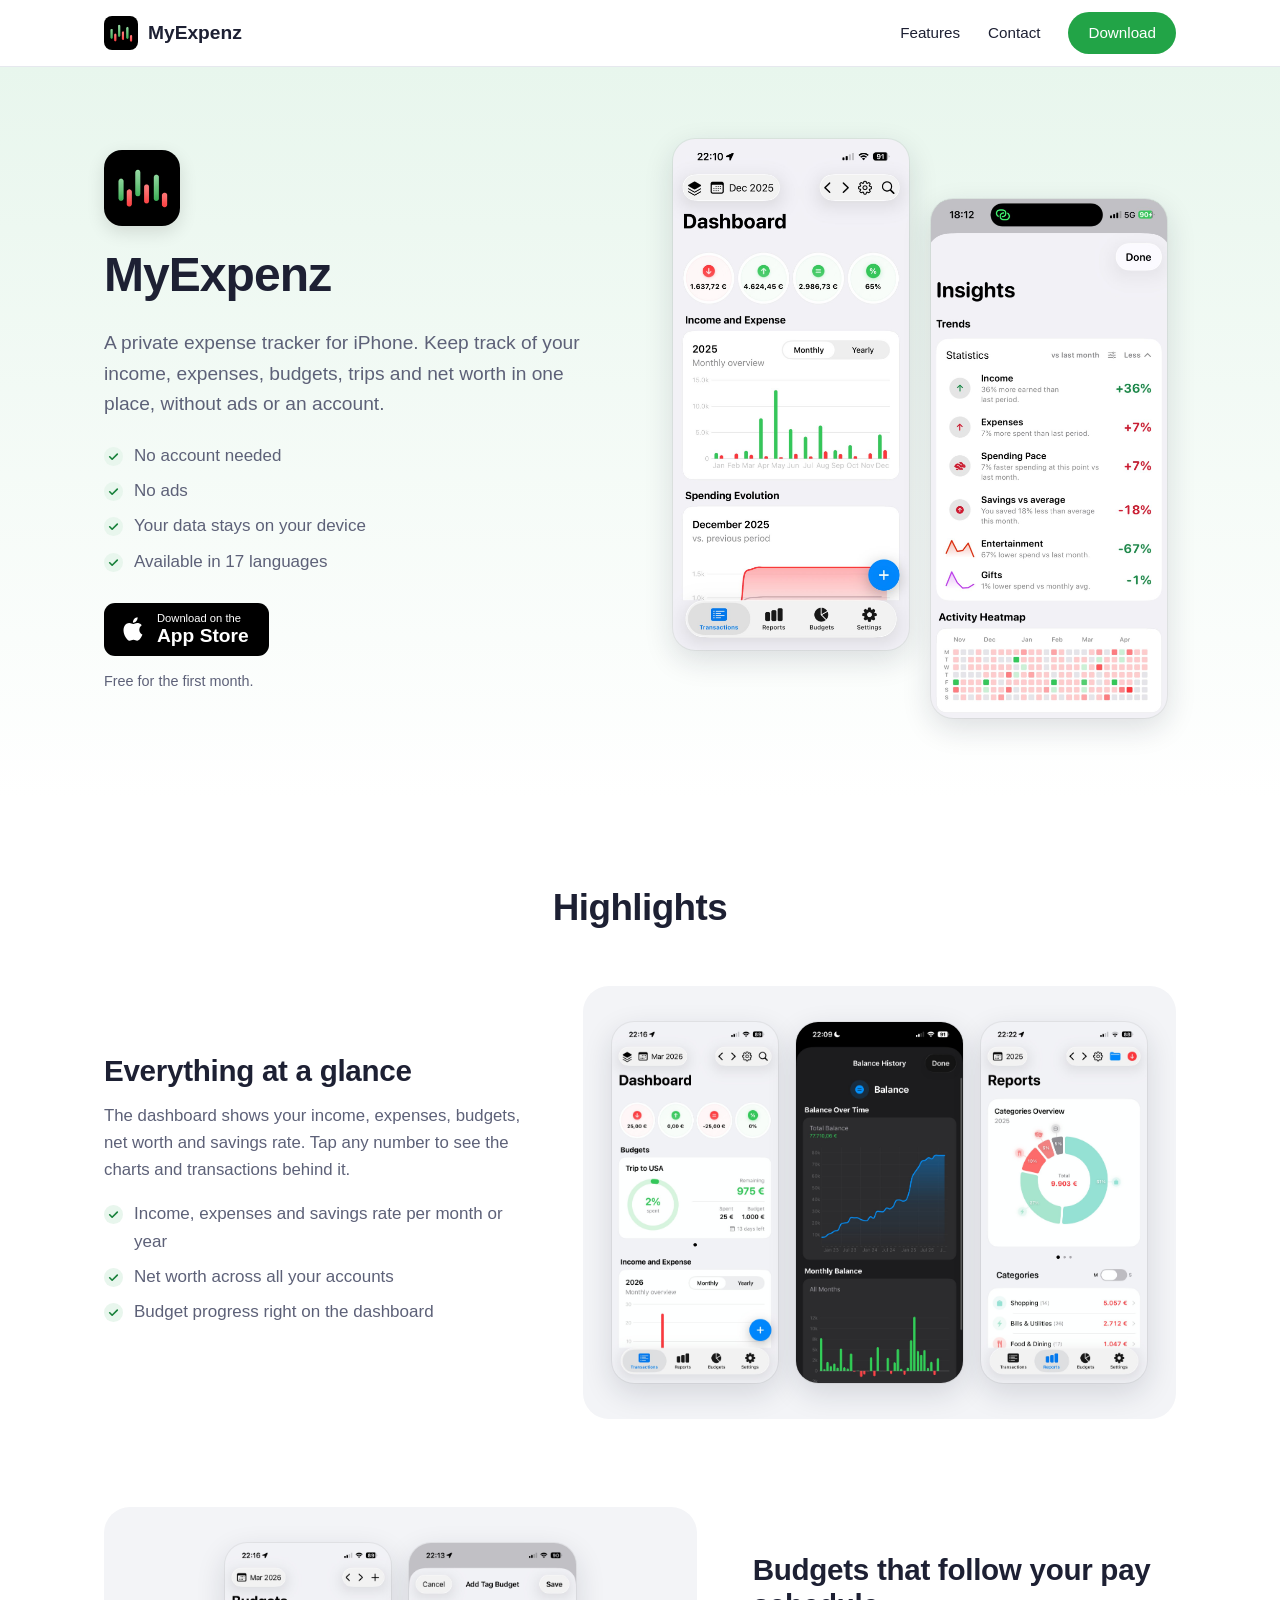
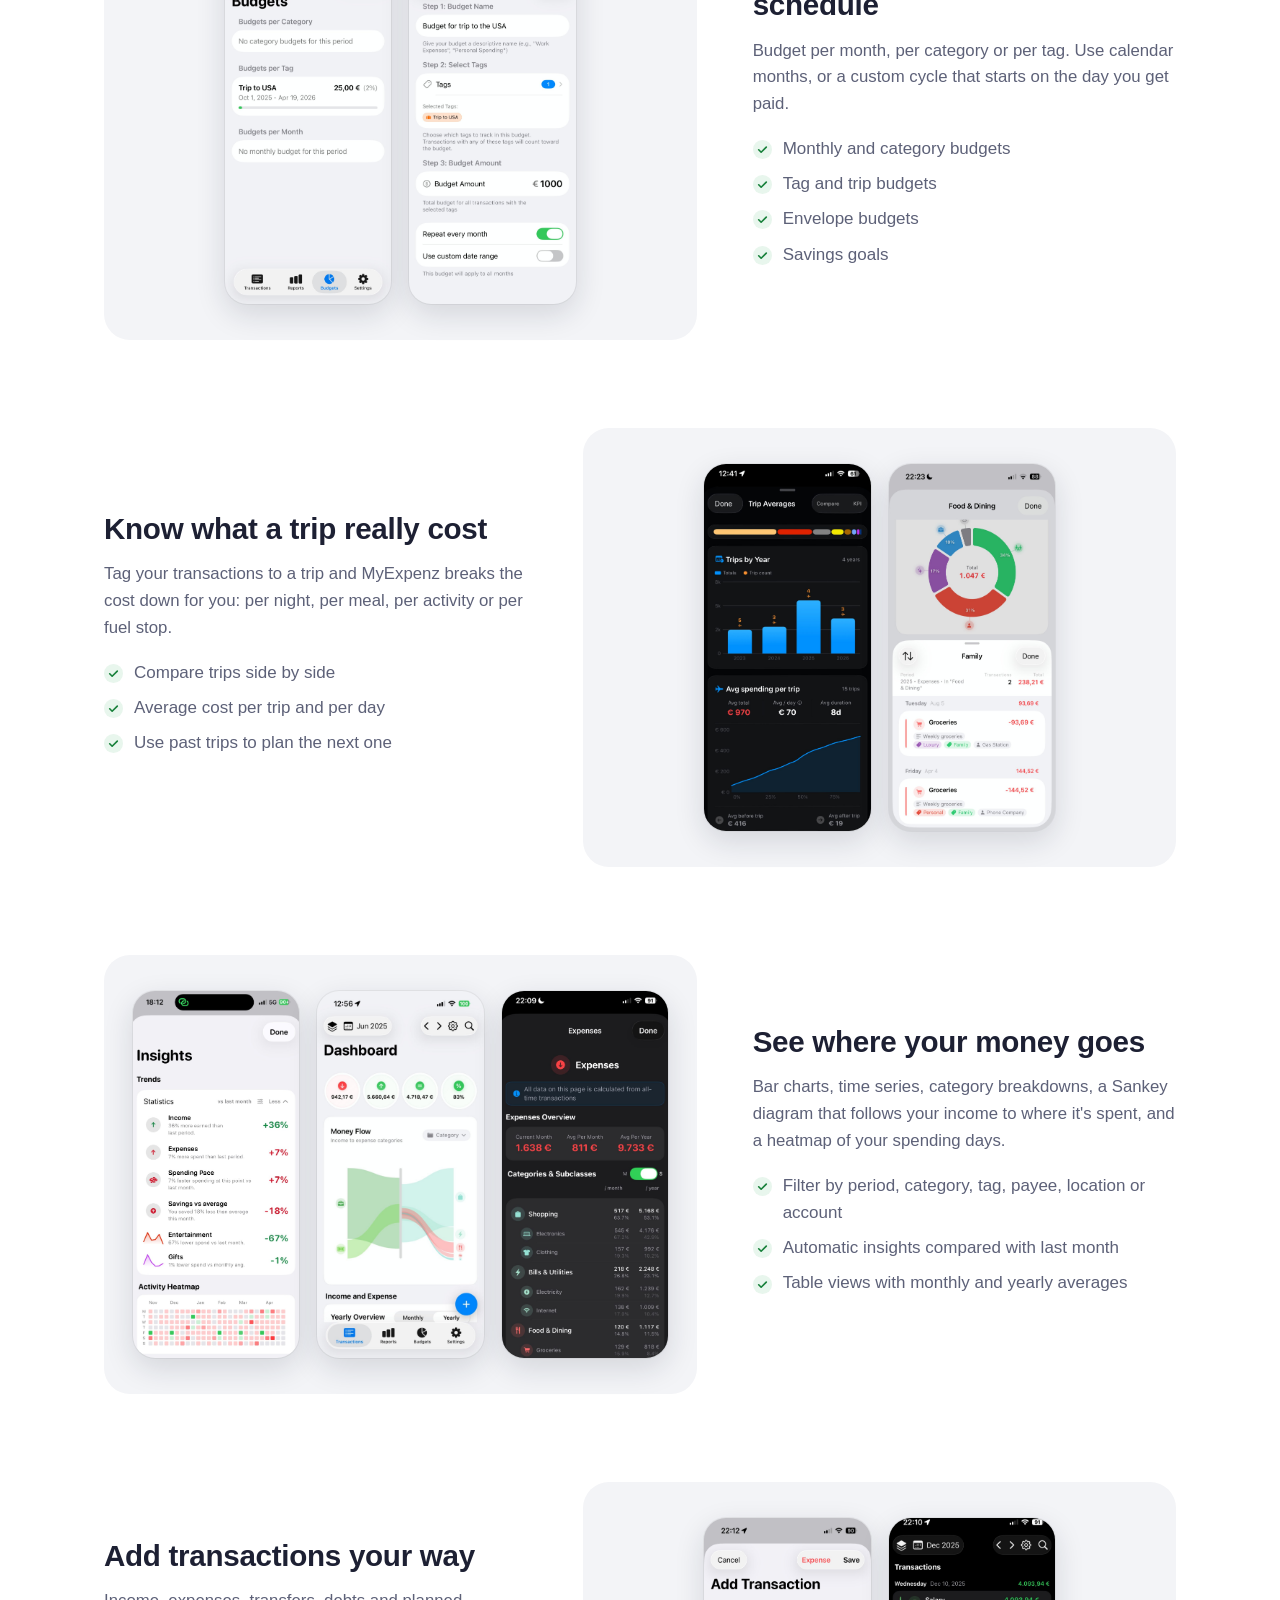
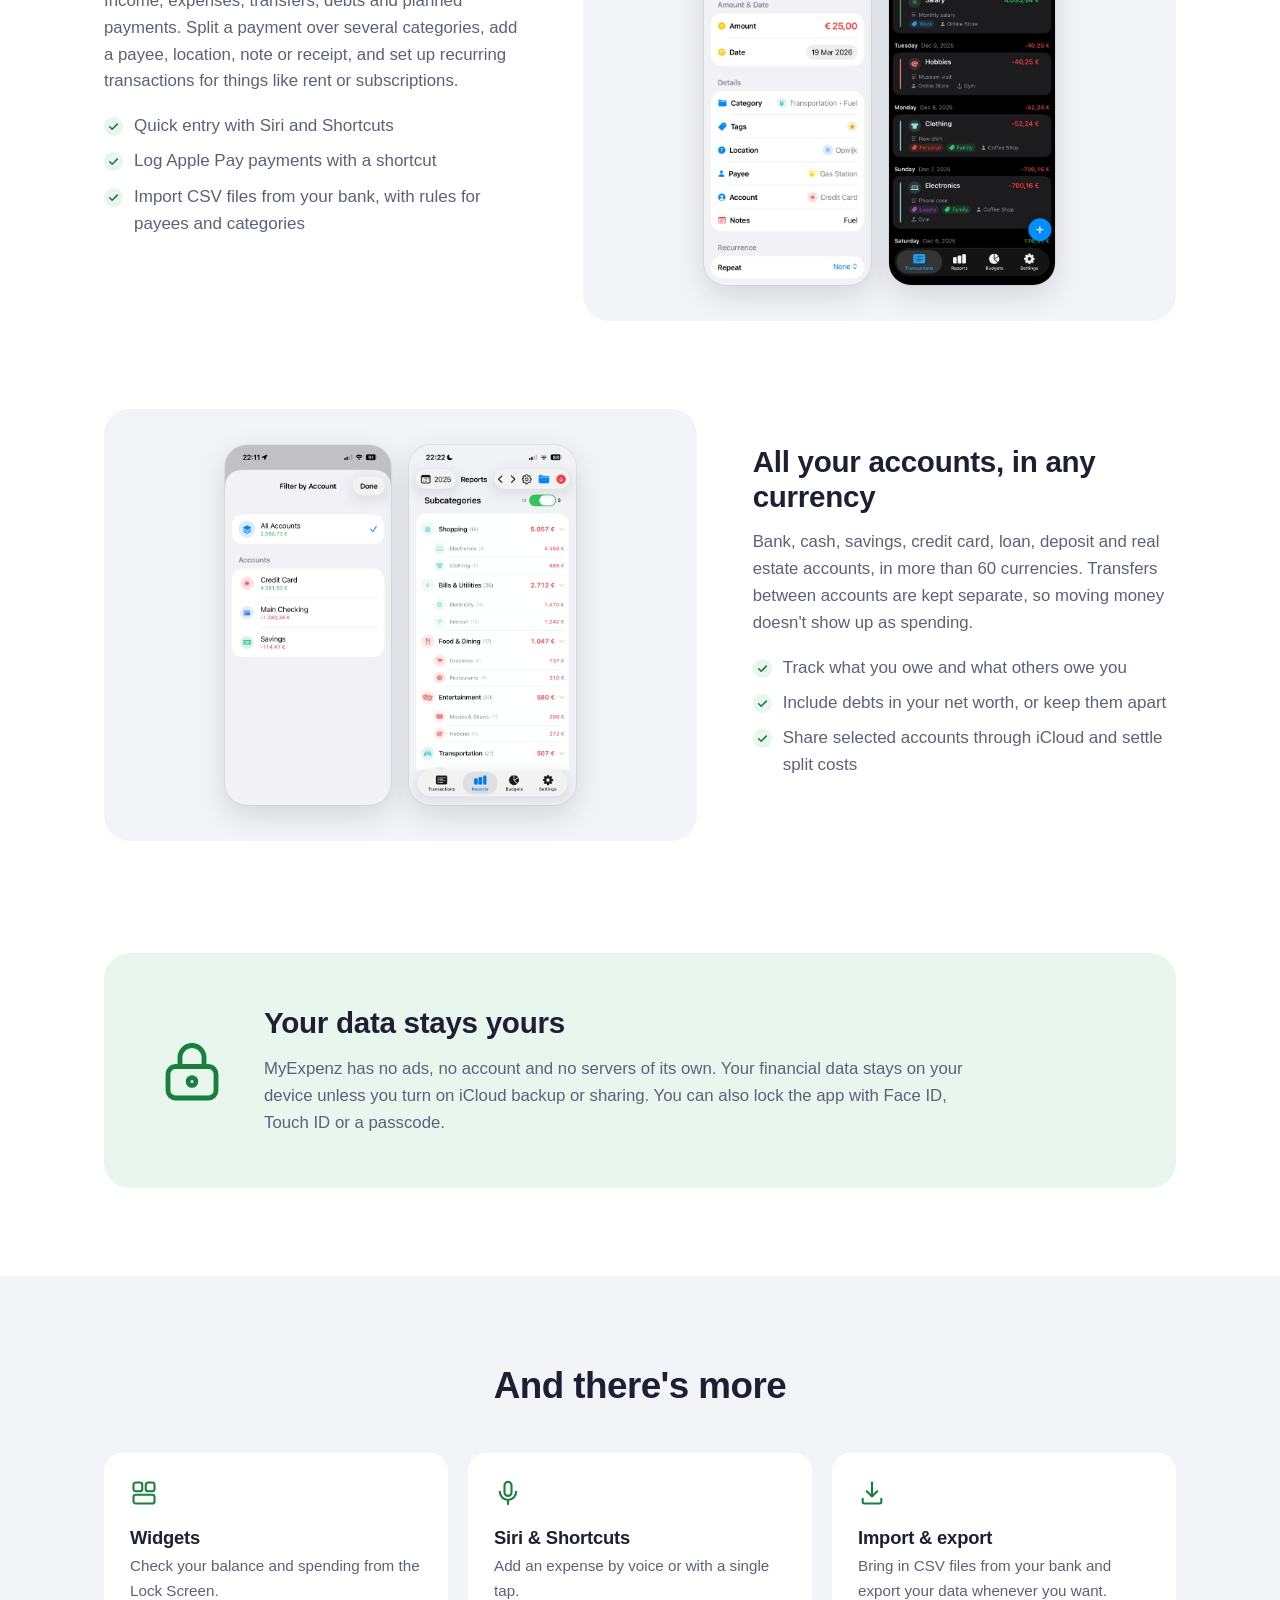
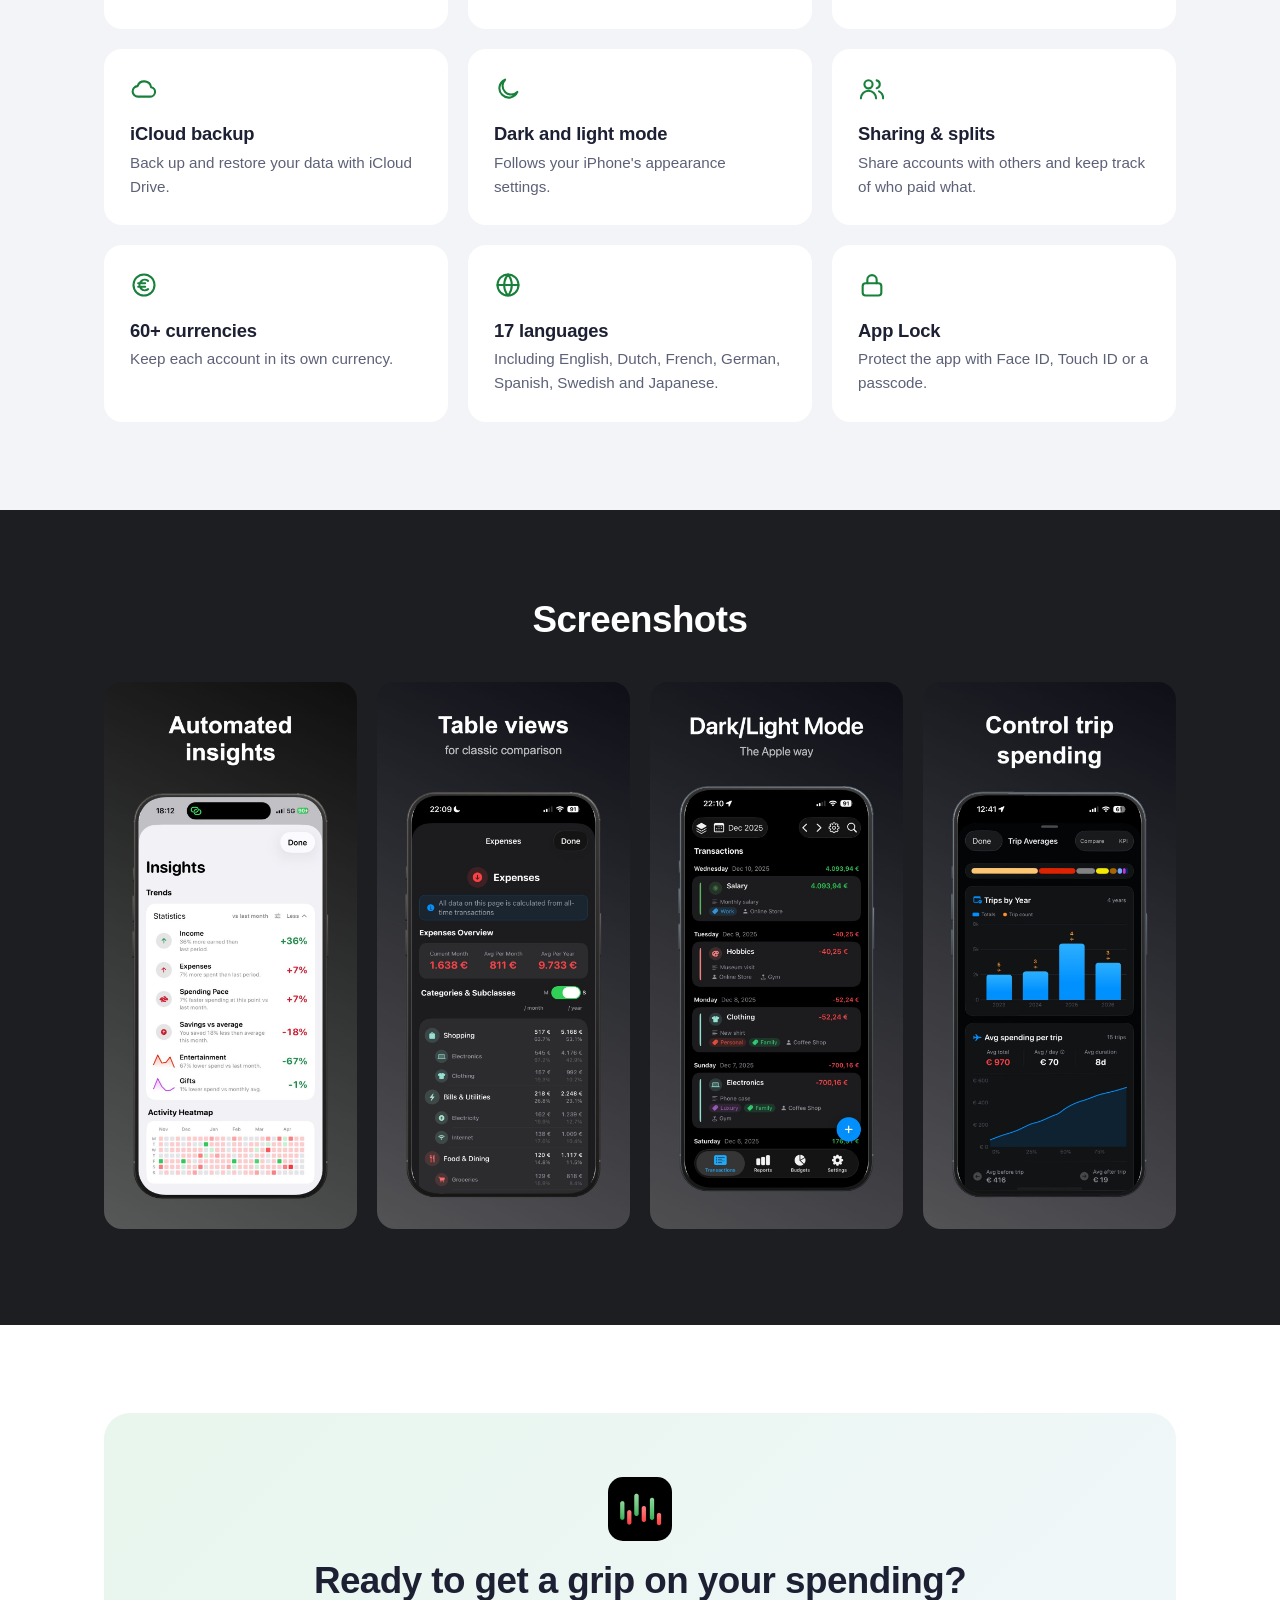
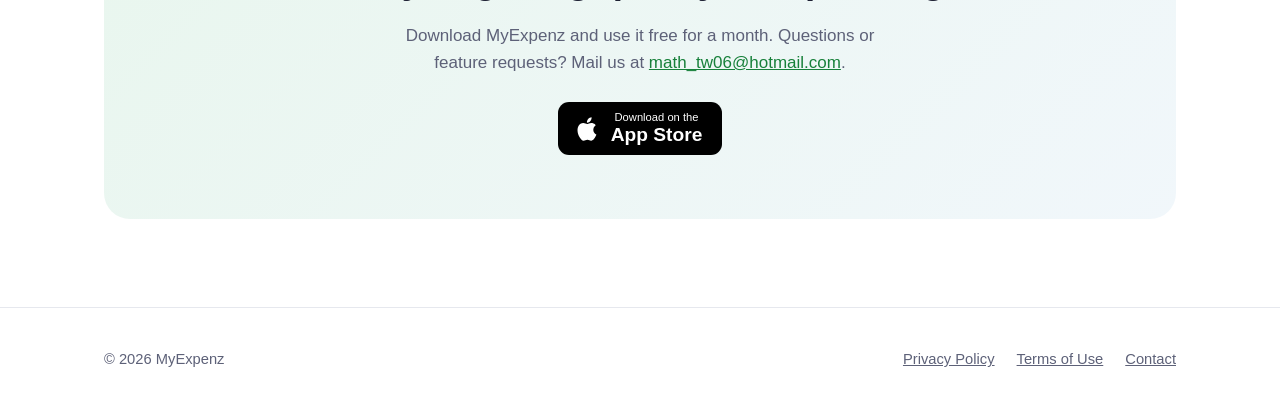
<file: index.html>
<!DOCTYPE html>
<html lang="en">
<head>
<meta charset="UTF-8">
<meta name="viewport" content="width=device-width, initial-scale=1">
<title>MyExpenz – Private expense tracker for iPhone</title>
<meta name="description" content="MyExpenz is a private expense tracker for iPhone. Track income, expenses, budgets, trips, debts and net worth without ads or an account.">
<link rel="icon" href="assets/img/icon.png">
<link rel="apple-touch-icon" href="assets/img/icon.png">
<link rel="stylesheet" href="assets/style.css">
</head>
<body>

<header class="site-header">
  <div class="container">
    <a class="brand" href="./"><img src="assets/img/icon.png" alt=""> MyExpenz</a>
    <nav class="site-nav">
      <a href="#features">Features</a>
      <a href="#contact">Contact</a>
      <a class="btn" href="https://apps.apple.com/be/app/myexpenz/id6760118830" target="_blank" rel="noopener">Download</a>
    </nav>
  </div>
</header>

<main>

<section class="hero">
  <div class="container">
    <div>
      <img class="hero-icon" src="assets/img/icon.png" alt="MyExpenz app icon">
      <h1>MyExpenz</h1>
      <p class="lead">A private expense tracker for iPhone. Keep track of your income, expenses, budgets, trips and net worth in one place, without ads or an account.</p>
      <ul class="checks">
        <li>No account needed</li>
        <li>No ads</li>
        <li>Your data stays on your device</li>
        <li>Available in 17 languages</li>
      </ul>
      <a class="appstore" href="https://apps.apple.com/be/app/myexpenz/id6760118830" target="_blank" rel="noopener">
        <svg viewBox="0 0 24 24" fill="currentColor" aria-hidden="true"><path d="M18.71 19.5c-.83 1.24-1.71 2.45-3.05 2.47-1.34.03-1.77-.79-3.29-.79-1.53 0-2 .77-3.27.82-1.31.05-2.3-1.32-3.14-2.53C4.25 17 2.94 12.45 4.7 9.39c.87-1.52 2.43-2.48 4.12-2.51 1.28-.02 2.5.87 3.29.87.78 0 2.26-1.07 3.8-.91.65.03 2.47.26 3.64 1.98-.09.06-2.17 1.28-2.15 3.81.03 3.02 2.65 4.03 2.68 4.04-.03.07-.42 1.44-1.38 2.83M13 3.5c.73-.83 1.94-1.46 2.94-1.5.13 1.17-.34 2.35-1.04 3.19-.69.85-1.83 1.51-2.95 1.42-.15-1.15.41-2.35 1.05-3.11z"/></svg>
        <span><small>Download on the</small><strong>App Store</strong></span>
      </a>
      <p class="note">Free for the first month.</p>
    </div>
    <div class="hero-phones">
      <img class="phone" src="assets/img/dashboard.jpg" alt="MyExpenz dashboard">
      <img class="phone" src="assets/img/insights.jpg" alt="Insights compared with last month">
    </div>
  </div>
</section>

<section class="highlights" id="features">
  <div class="container">
    <h2 class="center">Highlights</h2>

    <div class="row">
      <div class="text">
        <h3>Everything at a glance</h3>
        <p>The dashboard shows your income, expenses, budgets, net worth and savings rate. Tap any number to see the charts and transactions behind it.</p>
        <ul class="checks">
          <li>Income, expenses and savings rate per month or year</li>
          <li>Net worth across all your accounts</li>
          <li>Budget progress right on the dashboard</li>
        </ul>
      </div>
      <div class="panel">
        <img class="phone" src="assets/img/dashboard-budget.jpg" alt="Dashboard with a trip budget" loading="lazy">
        <img class="phone" src="assets/img/balance-history.jpg" alt="Balance history" loading="lazy">
        <img class="phone" src="assets/img/reports-categories.jpg" alt="Spending per category" loading="lazy">
      </div>
    </div>

    <div class="row flip">
      <div class="text">
        <h3>Budgets that follow your pay schedule</h3>
        <p>Budget per month, per category or per tag. Use calendar months, or a custom cycle that starts on the day you get paid.</p>
        <ul class="checks">
          <li>Monthly and category budgets</li>
          <li>Tag and trip budgets</li>
          <li>Envelope budgets</li>
          <li>Savings goals</li>
        </ul>
      </div>
      <div class="panel">
        <img class="phone" src="assets/img/budgets.jpg" alt="Budgets overview" loading="lazy">
        <img class="phone" src="assets/img/tag-budget.jpg" alt="Creating a tag budget" loading="lazy">
      </div>
    </div>

    <div class="row">
      <div class="text">
        <h3>Know what a trip really cost</h3>
        <p>Tag your transactions to a trip and MyExpenz breaks the cost down for you: per night, per meal, per activity or per fuel stop.</p>
        <ul class="checks">
          <li>Compare trips side by side</li>
          <li>Average cost per trip and per day</li>
          <li>Use past trips to plan the next one</li>
        </ul>
      </div>
      <div class="panel">
        <img class="phone" src="assets/img/trips.jpg" alt="Trip averages by year" loading="lazy">
        <img class="phone" src="assets/img/tags.jpg" alt="Spending details for a tag" loading="lazy">
      </div>
    </div>

    <div class="row flip">
      <div class="text">
        <h3>See where your money goes</h3>
        <p>Bar charts, time series, category breakdowns, a Sankey diagram that follows your income to where it's spent, and a heatmap of your spending days.</p>
        <ul class="checks">
          <li>Filter by period, category, tag, payee, location or account</li>
          <li>Automatic insights compared with last month</li>
          <li>Table views with monthly and yearly averages</li>
        </ul>
      </div>
      <div class="panel">
        <img class="phone" src="assets/img/insights.jpg" alt="Insights and spending heatmap" loading="lazy">
        <img class="phone" src="assets/img/money-flow.jpg" alt="Money flow chart" loading="lazy">
        <img class="phone" src="assets/img/table-views.jpg" alt="Expenses table view" loading="lazy">
      </div>
    </div>

    <div class="row">
      <div class="text">
        <h3>Add transactions your way</h3>
        <p>Income, expenses, transfers, debts and planned payments. Split a payment over several categories, add a payee, location, note or receipt, and set up recurring transactions for things like rent or subscriptions.</p>
        <ul class="checks">
          <li>Quick entry with Siri and Shortcuts</li>
          <li>Log Apple Pay payments with a shortcut</li>
          <li>Import CSV files from your bank, with rules for payees and categories</li>
        </ul>
      </div>
      <div class="panel">
        <img class="phone" src="assets/img/add-transaction.jpg" alt="Adding a transaction" loading="lazy">
        <img class="phone" src="assets/img/light-dark.jpg" alt="Transaction list in dark mode" loading="lazy">
      </div>
    </div>

    <div class="row flip">
      <div class="text">
        <h3>All your accounts, in any currency</h3>
        <p>Bank, cash, savings, credit card, loan, deposit and real estate accounts, in more than 60 currencies. Transfers between accounts are kept separate, so moving money doesn't show up as spending.</p>
        <ul class="checks">
          <li>Track what you owe and what others owe you</li>
          <li>Include debts in your net worth, or keep them apart</li>
          <li>Share selected accounts through iCloud and settle split costs</li>
        </ul>
      </div>
      <div class="panel">
        <img class="phone" src="assets/img/accounts.jpg" alt="Accounts" loading="lazy">
        <img class="phone" src="assets/img/subcategories.jpg" alt="Spending per subcategory" loading="lazy">
      </div>
    </div>

  </div>
</section>

<section class="privacy">
  <div class="container">
    <div class="privacy-box">
      <svg viewBox="0 0 24 24" fill="none" stroke="currentColor" stroke-width="1.6" stroke-linecap="round" stroke-linejoin="round" aria-hidden="true"><rect x="4" y="10.5" width="16" height="10.5" rx="2.5"/><path d="M8 10.5V7.5a4 4 0 0 1 8 0v3"/><circle cx="12" cy="15.5" r="1.3"/></svg>
      <div>
        <h3>Your data stays yours</h3>
        <p>MyExpenz has no ads, no account and no servers of its own. Your financial data stays on your device unless you turn on iCloud backup or sharing. You can also lock the app with Face ID, Touch ID or a passcode.</p>
      </div>
    </div>
  </div>
</section>

<section class="more">
  <div class="container">
    <h2 class="center">And there's more</h2>
    <ul class="more-grid">
      <li>
        <svg viewBox="0 0 24 24" fill="none" stroke="currentColor" stroke-width="1.8" stroke-linecap="round" stroke-linejoin="round" aria-hidden="true"><rect x="3" y="3" width="7.5" height="7.5" rx="2"/><rect x="13.5" y="3" width="7.5" height="7.5" rx="2"/><rect x="3" y="13.5" width="18" height="7.5" rx="2"/></svg>
        <h3>Widgets</h3>
        <p>Check your balance and spending from the Lock Screen.</p>
      </li>
      <li>
        <svg viewBox="0 0 24 24" fill="none" stroke="currentColor" stroke-width="1.8" stroke-linecap="round" stroke-linejoin="round" aria-hidden="true"><rect x="9" y="2.5" width="6" height="12" rx="3"/><path d="M5 11a7 7 0 0 0 14 0M12 18v3.5"/></svg>
        <h3>Siri &amp; Shortcuts</h3>
        <p>Add an expense by voice or with a single tap.</p>
      </li>
      <li>
        <svg viewBox="0 0 24 24" fill="none" stroke="currentColor" stroke-width="1.8" stroke-linecap="round" stroke-linejoin="round" aria-hidden="true"><path d="M12 3v12M7.5 10.5 12 15l4.5-4.5M4 17v2.5A1.5 1.5 0 0 0 5.5 21h13a1.5 1.5 0 0 0 1.5-1.5V17"/></svg>
        <h3>Import &amp; export</h3>
        <p>Bring in CSV files from your bank and export your data whenever you want.</p>
      </li>
      <li>
        <svg viewBox="0 0 24 24" fill="none" stroke="currentColor" stroke-width="1.8" stroke-linecap="round" stroke-linejoin="round" aria-hidden="true"><path d="M7 18.5h10.5a4 4 0 0 0 .6-7.95A6 6 0 0 0 6.5 9.5 4.5 4.5 0 0 0 7 18.5z"/></svg>
        <h3>iCloud backup</h3>
        <p>Back up and restore your data with iCloud Drive.</p>
      </li>
      <li>
        <svg viewBox="0 0 24 24" fill="none" stroke="currentColor" stroke-width="1.8" stroke-linecap="round" stroke-linejoin="round" aria-hidden="true"><path d="M20 14.5A8 8 0 1 1 9.5 4a6.5 6.5 0 0 0 10.5 10.5z"/></svg>
        <h3>Dark and light mode</h3>
        <p>Follows your iPhone's appearance settings.</p>
      </li>
      <li>
        <svg viewBox="0 0 24 24" fill="none" stroke="currentColor" stroke-width="1.8" stroke-linecap="round" stroke-linejoin="round" aria-hidden="true"><circle cx="9" cy="8" r="3.5"/><path d="M2.5 20a6.5 6.5 0 0 1 13 0M16 4.6a3.5 3.5 0 0 1 0 6.8M18 14a6.5 6.5 0 0 1 3.5 6"/></svg>
        <h3>Sharing &amp; splits</h3>
        <p>Share accounts with others and keep track of who paid what.</p>
      </li>
      <li>
        <svg viewBox="0 0 24 24" fill="none" stroke="currentColor" stroke-width="1.8" stroke-linecap="round" stroke-linejoin="round" aria-hidden="true"><circle cx="12" cy="12" r="9"/><path d="M15.5 8.5a4.5 4.5 0 1 0 0 7M7 10.5h6M7 13.5h6"/></svg>
        <h3>60+ currencies</h3>
        <p>Keep each account in its own currency.</p>
      </li>
      <li>
        <svg viewBox="0 0 24 24" fill="none" stroke="currentColor" stroke-width="1.8" stroke-linecap="round" stroke-linejoin="round" aria-hidden="true"><circle cx="12" cy="12" r="9"/><path d="M3 12h18M12 3a14 14 0 0 1 0 18M12 3a14 14 0 0 0 0 18"/></svg>
        <h3>17 languages</h3>
        <p>Including English, Dutch, French, German, Spanish, Swedish and Japanese.</p>
      </li>
      <li>
        <svg viewBox="0 0 24 24" fill="none" stroke="currentColor" stroke-width="1.8" stroke-linecap="round" stroke-linejoin="round" aria-hidden="true"><rect x="4" y="10.5" width="16" height="10.5" rx="2.5"/><path d="M8 10.5V7.5a4 4 0 0 1 8 0v3"/></svg>
        <h3>App Lock</h3>
        <p>Protect the app with Face ID, Touch ID or a passcode.</p>
      </li>
    </ul>
  </div>
</section>

<section class="store">
  <div class="container">
    <h2 class="center">Screenshots</h2>
    <div class="store-strip">
      <img src="assets/img/store-insights.jpg" alt="Automated insights" loading="lazy">
      <img src="assets/img/store-table-views.jpg" alt="Table views" loading="lazy">
      <img src="assets/img/store-light-dark.jpg" alt="Dark and light mode" loading="lazy">
      <img src="assets/img/store-trips.jpg" alt="Trip spending" loading="lazy">
    </div>
  </div>
</section>

<section class="cta" id="contact">
  <div class="container">
    <div class="cta-box">
      <img src="assets/img/icon.png" alt="">
      <h2>Ready to get a grip on your spending?</h2>
      <p>Download MyExpenz and use it free for a month. Questions or feature requests? Mail us at <a href="mailto:math_tw06@hotmail.com">math_tw06@hotmail.com</a>.</p>
      <a class="appstore" href="https://apps.apple.com/be/app/myexpenz/id6760118830" target="_blank" rel="noopener">
        <svg viewBox="0 0 24 24" fill="currentColor" aria-hidden="true"><path d="M18.71 19.5c-.83 1.24-1.71 2.45-3.05 2.47-1.34.03-1.77-.79-3.29-.79-1.53 0-2 .77-3.27.82-1.31.05-2.3-1.32-3.14-2.53C4.25 17 2.94 12.45 4.7 9.39c.87-1.52 2.43-2.48 4.12-2.51 1.28-.02 2.5.87 3.29.87.78 0 2.26-1.07 3.8-.91.65.03 2.47.26 3.64 1.98-.09.06-2.17 1.28-2.15 3.81.03 3.02 2.65 4.03 2.68 4.04-.03.07-.42 1.44-1.38 2.83M13 3.5c.73-.83 1.94-1.46 2.94-1.5.13 1.17-.34 2.35-1.04 3.19-.69.85-1.83 1.51-2.95 1.42-.15-1.15.41-2.35 1.05-3.11z"/></svg>
        <span><small>Download on the</small><strong>App Store</strong></span>
      </a>
    </div>
  </div>
</section>

</main>

<footer class="site-footer">
  <div class="container">
    <span>&copy; 2026 MyExpenz</span>
    <nav>
      <a href="privacypolicy/">Privacy Policy</a>
      <a href="termsofuse/">Terms of Use</a>
      <a href="mailto:math_tw06@hotmail.com">Contact</a>
    </nav>
  </div>
</footer>

</body>
</html>
</file>
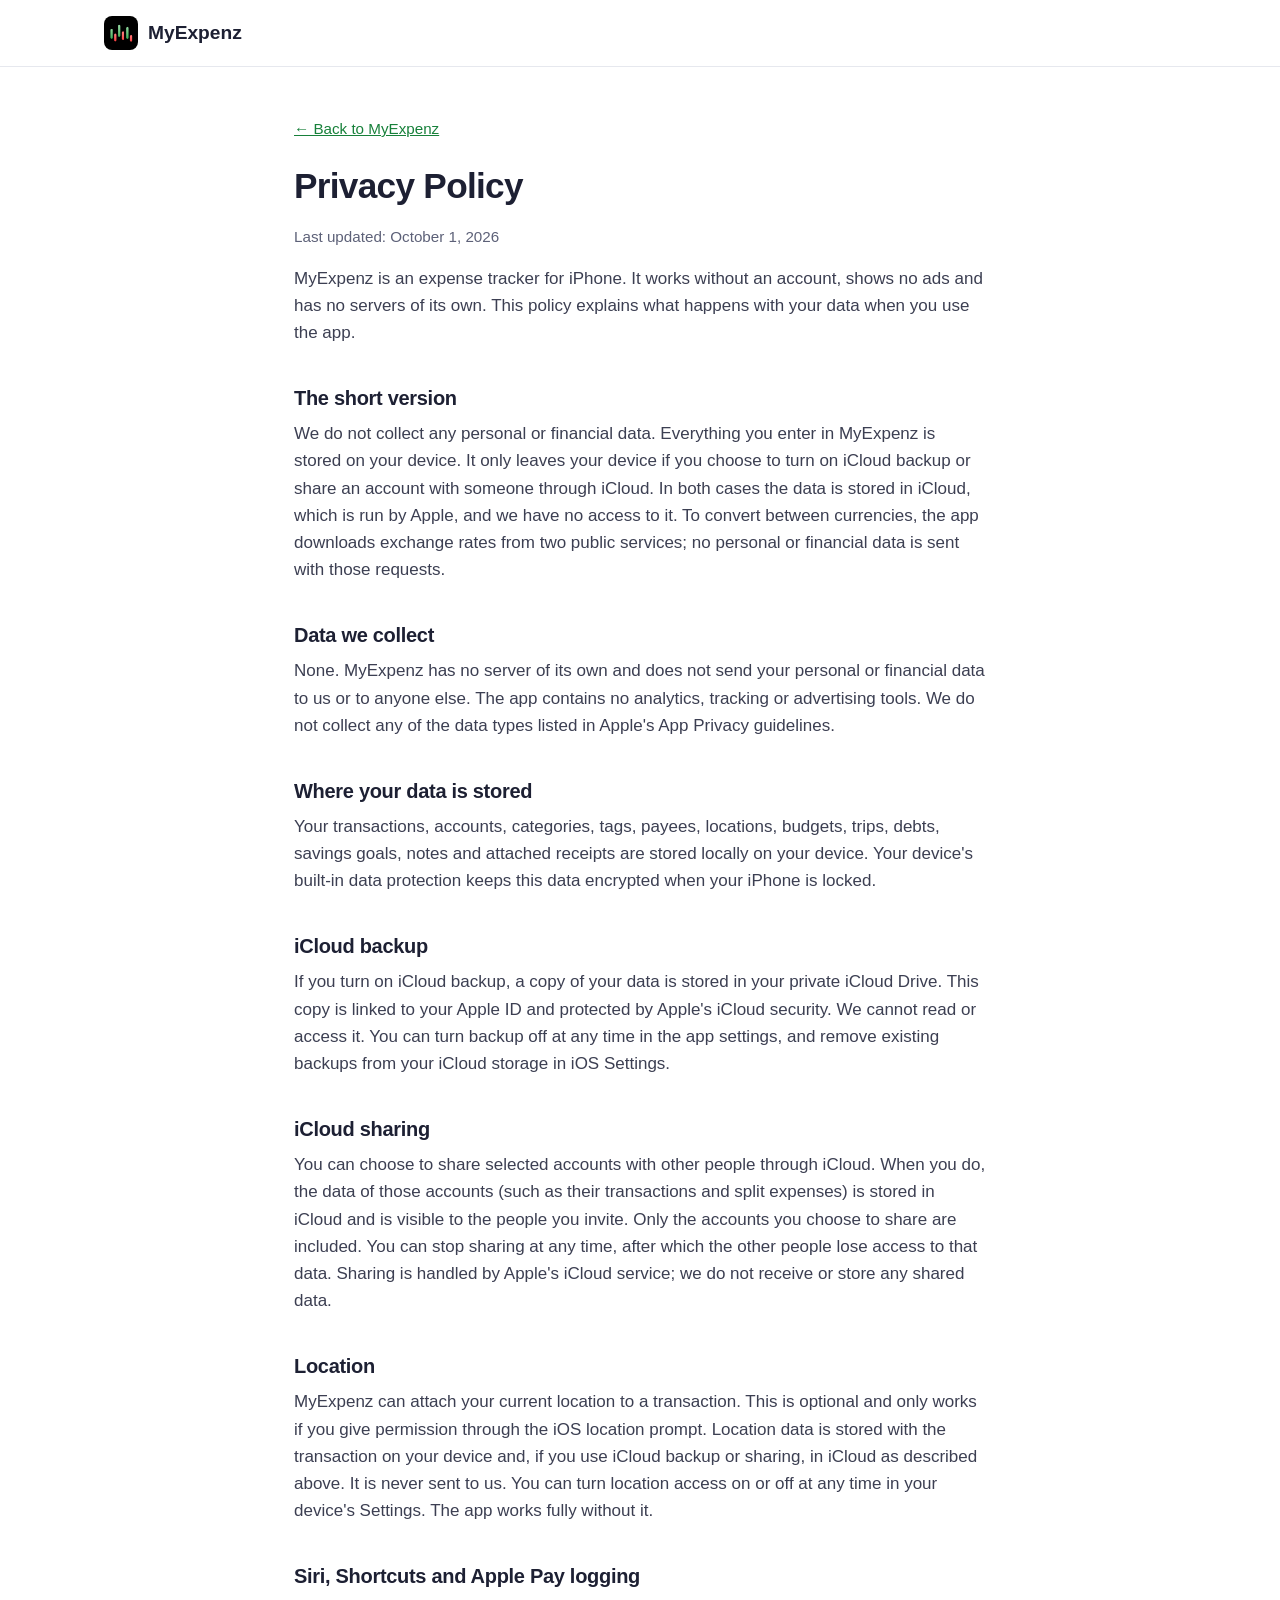
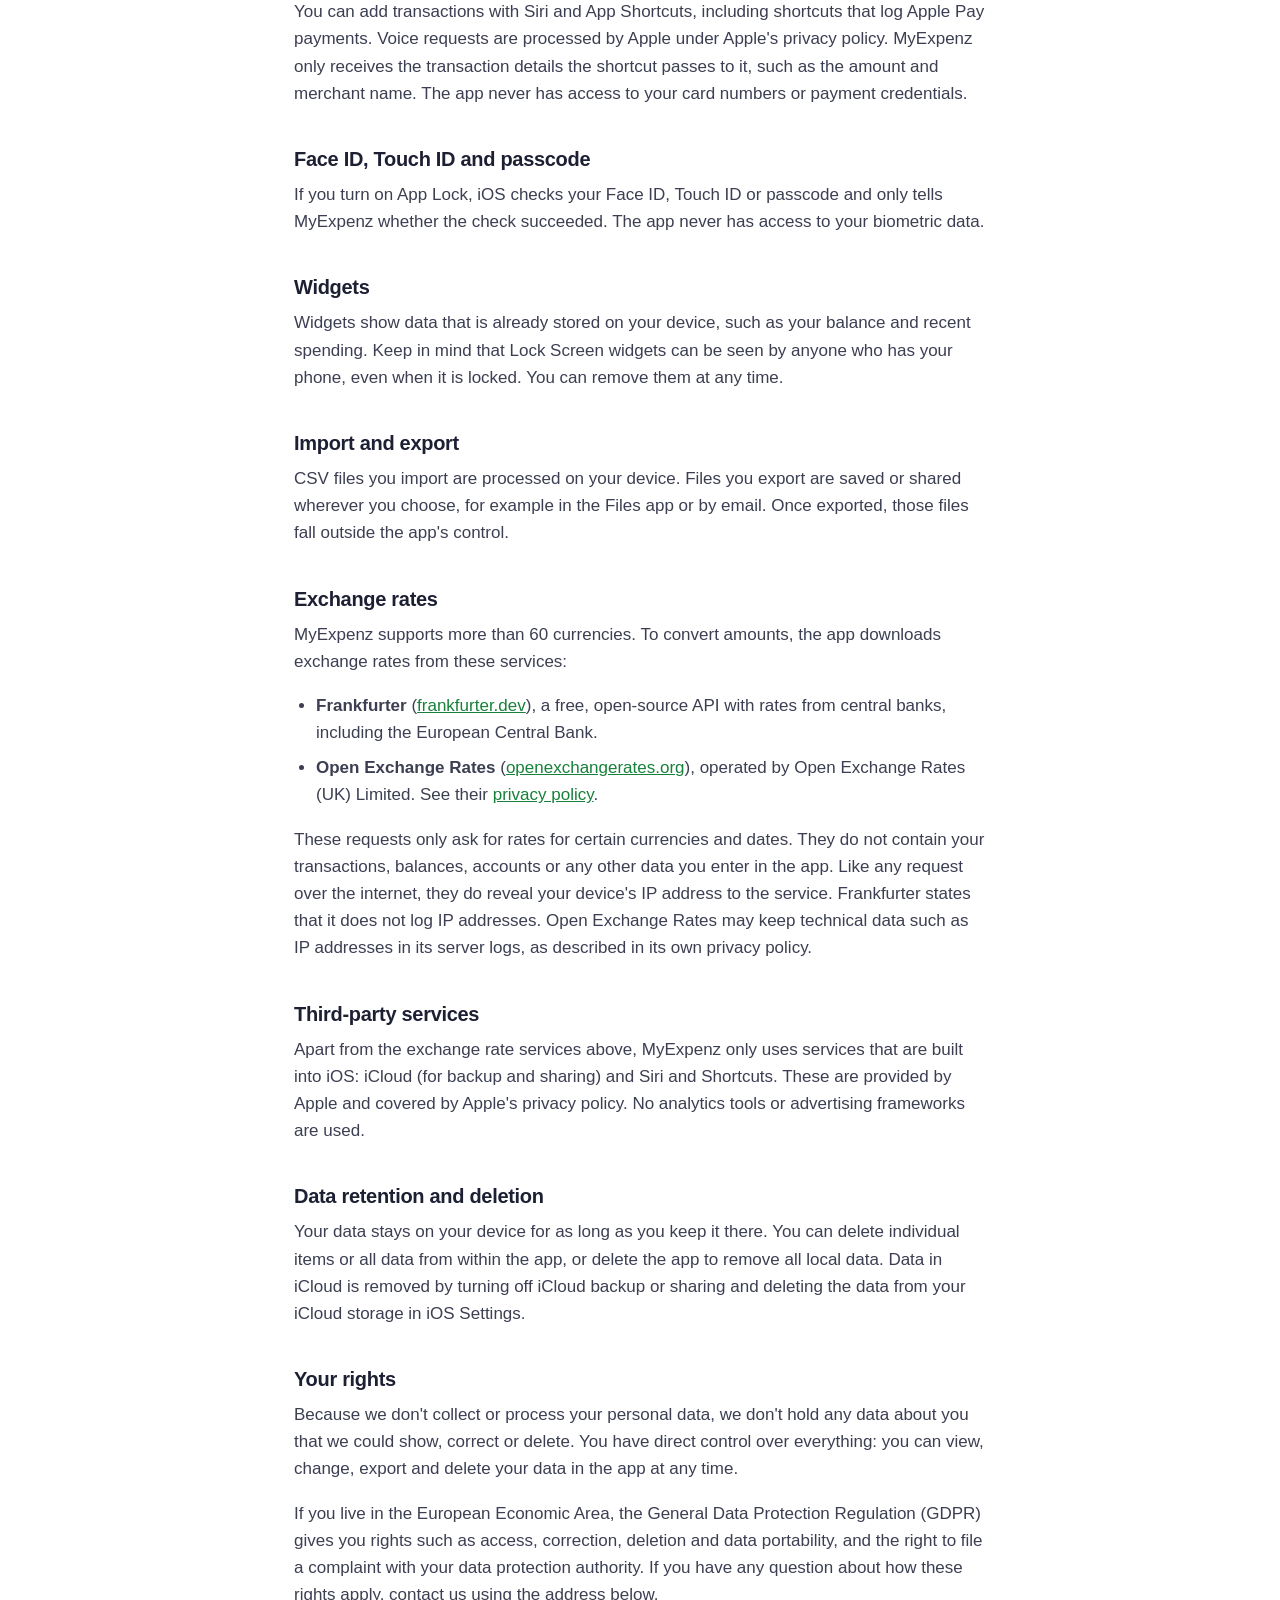
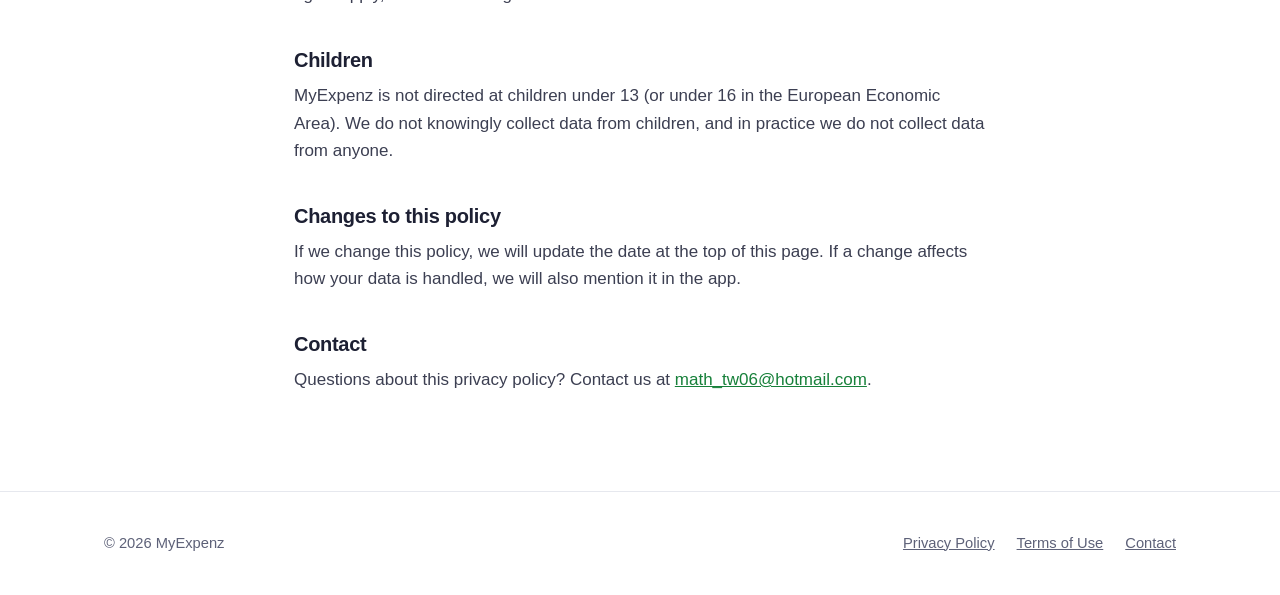
<file: privacypolicy/index.html>
<!DOCTYPE html>
<html lang="en">
<head>
<meta charset="UTF-8">
<meta name="viewport" content="width=device-width, initial-scale=1">
<title>Privacy Policy – MyExpenz</title>
<link rel="icon" href="../assets/img/icon.png">
<link rel="stylesheet" href="../assets/style.css">
</head>
<body>

<header class="site-header">
  <div class="container">
    <a class="brand" href="../"><img src="../assets/img/icon.png" alt=""> MyExpenz</a>
  </div>
</header>

<main class="legal">
  <a class="back" href="../">&larr; Back to MyExpenz</a>
  <h1>Privacy Policy</h1>
  <p class="updated">Last updated: October 1, 2026</p>

  <p>MyExpenz is an expense tracker for iPhone. It works without an account, shows no ads and has no servers of its own. This policy explains what happens with your data when you use the app.</p>

  <h2>The short version</h2>
  <p>We do not collect any personal or financial data. Everything you enter in MyExpenz is stored on your device. It only leaves your device if you choose to turn on iCloud backup or share an account with someone through iCloud. In both cases the data is stored in iCloud, which is run by Apple, and we have no access to it. To convert between currencies, the app downloads exchange rates from two public services; no personal or financial data is sent with those requests.</p>

  <h2>Data we collect</h2>
  <p>None. MyExpenz has no server of its own and does not send your personal or financial data to us or to anyone else. The app contains no analytics, tracking or advertising tools. We do not collect any of the data types listed in Apple's App Privacy guidelines.</p>

  <h2>Where your data is stored</h2>
  <p>Your transactions, accounts, categories, tags, payees, locations, budgets, trips, debts, savings goals, notes and attached receipts are stored locally on your device. Your device's built-in data protection keeps this data encrypted when your iPhone is locked.</p>

  <h2>iCloud backup</h2>
  <p>If you turn on iCloud backup, a copy of your data is stored in your private iCloud Drive. This copy is linked to your Apple ID and protected by Apple's iCloud security. We cannot read or access it. You can turn backup off at any time in the app settings, and remove existing backups from your iCloud storage in iOS Settings.</p>

  <h2>iCloud sharing</h2>
  <p>You can choose to share selected accounts with other people through iCloud. When you do, the data of those accounts (such as their transactions and split expenses) is stored in iCloud and is visible to the people you invite. Only the accounts you choose to share are included. You can stop sharing at any time, after which the other people lose access to that data. Sharing is handled by Apple's iCloud service; we do not receive or store any shared data.</p>

  <h2>Location</h2>
  <p>MyExpenz can attach your current location to a transaction. This is optional and only works if you give permission through the iOS location prompt. Location data is stored with the transaction on your device and, if you use iCloud backup or sharing, in iCloud as described above. It is never sent to us. You can turn location access on or off at any time in your device's Settings. The app works fully without it.</p>

  <h2>Siri, Shortcuts and Apple Pay logging</h2>
  <p>You can add transactions with Siri and App Shortcuts, including shortcuts that log Apple Pay payments. Voice requests are processed by Apple under Apple's privacy policy. MyExpenz only receives the transaction details the shortcut passes to it, such as the amount and merchant name. The app never has access to your card numbers or payment credentials.</p>

  <h2>Face ID, Touch ID and passcode</h2>
  <p>If you turn on App Lock, iOS checks your Face ID, Touch ID or passcode and only tells MyExpenz whether the check succeeded. The app never has access to your biometric data.</p>

  <h2>Widgets</h2>
  <p>Widgets show data that is already stored on your device, such as your balance and recent spending. Keep in mind that Lock Screen widgets can be seen by anyone who has your phone, even when it is locked. You can remove them at any time.</p>

  <h2>Import and export</h2>
  <p>CSV files you import are processed on your device. Files you export are saved or shared wherever you choose, for example in the Files app or by email. Once exported, those files fall outside the app's control.</p>

  <h2>Exchange rates</h2>
  <p>MyExpenz supports more than 60 currencies. To convert amounts, the app downloads exchange rates from these services:</p>
  <ul>
    <li><strong>Frankfurter</strong> (<a href="https://frankfurter.dev" target="_blank" rel="noopener">frankfurter.dev</a>), a free, open-source API with rates from central banks, including the European Central Bank.</li>
    <li><strong>Open Exchange Rates</strong> (<a href="https://openexchangerates.org" target="_blank" rel="noopener">openexchangerates.org</a>), operated by Open Exchange Rates (UK) Limited. See their <a href="https://openexchangerates.org/privacy" target="_blank" rel="noopener">privacy policy</a>.</li>
  </ul>
  <p>These requests only ask for rates for certain currencies and dates. They do not contain your transactions, balances, accounts or any other data you enter in the app. Like any request over the internet, they do reveal your device's IP address to the service. Frankfurter states that it does not log IP addresses. Open Exchange Rates may keep technical data such as IP addresses in its server logs, as described in its own privacy policy.</p>

  <h2>Third-party services</h2>
  <p>Apart from the exchange rate services above, MyExpenz only uses services that are built into iOS: iCloud (for backup and sharing) and Siri and Shortcuts. These are provided by Apple and covered by Apple's privacy policy. No analytics tools or advertising frameworks are used.</p>

  <h2>Data retention and deletion</h2>
  <p>Your data stays on your device for as long as you keep it there. You can delete individual items or all data from within the app, or delete the app to remove all local data. Data in iCloud is removed by turning off iCloud backup or sharing and deleting the data from your iCloud storage in iOS Settings.</p>

  <h2>Your rights</h2>
  <p>Because we don't collect or process your personal data, we don't hold any data about you that we could show, correct or delete. You have direct control over everything: you can view, change, export and delete your data in the app at any time.</p>
  <p>If you live in the European Economic Area, the General Data Protection Regulation (GDPR) gives you rights such as access, correction, deletion and data portability, and the right to file a complaint with your data protection authority. If you have any question about how these rights apply, contact us using the address below.</p>

  <h2>Children</h2>
  <p>MyExpenz is not directed at children under 13 (or under 16 in the European Economic Area). We do not knowingly collect data from children, and in practice we do not collect data from anyone.</p>

  <h2>Changes to this policy</h2>
  <p>If we change this policy, we will update the date at the top of this page. If a change affects how your data is handled, we will also mention it in the app.</p>

  <h2>Contact</h2>
  <p>Questions about this privacy policy? Contact us at <a href="mailto:math_tw06@hotmail.com">math_tw06@hotmail.com</a>.</p>
</main>

<footer class="site-footer">
  <div class="container">
    <span>&copy; 2026 MyExpenz</span>
    <nav>
      <a href="../privacypolicy/">Privacy Policy</a>
      <a href="../termsofuse/">Terms of Use</a>
      <a href="mailto:math_tw06@hotmail.com">Contact</a>
    </nav>
  </div>
</footer>

</body>
</html>
</file>
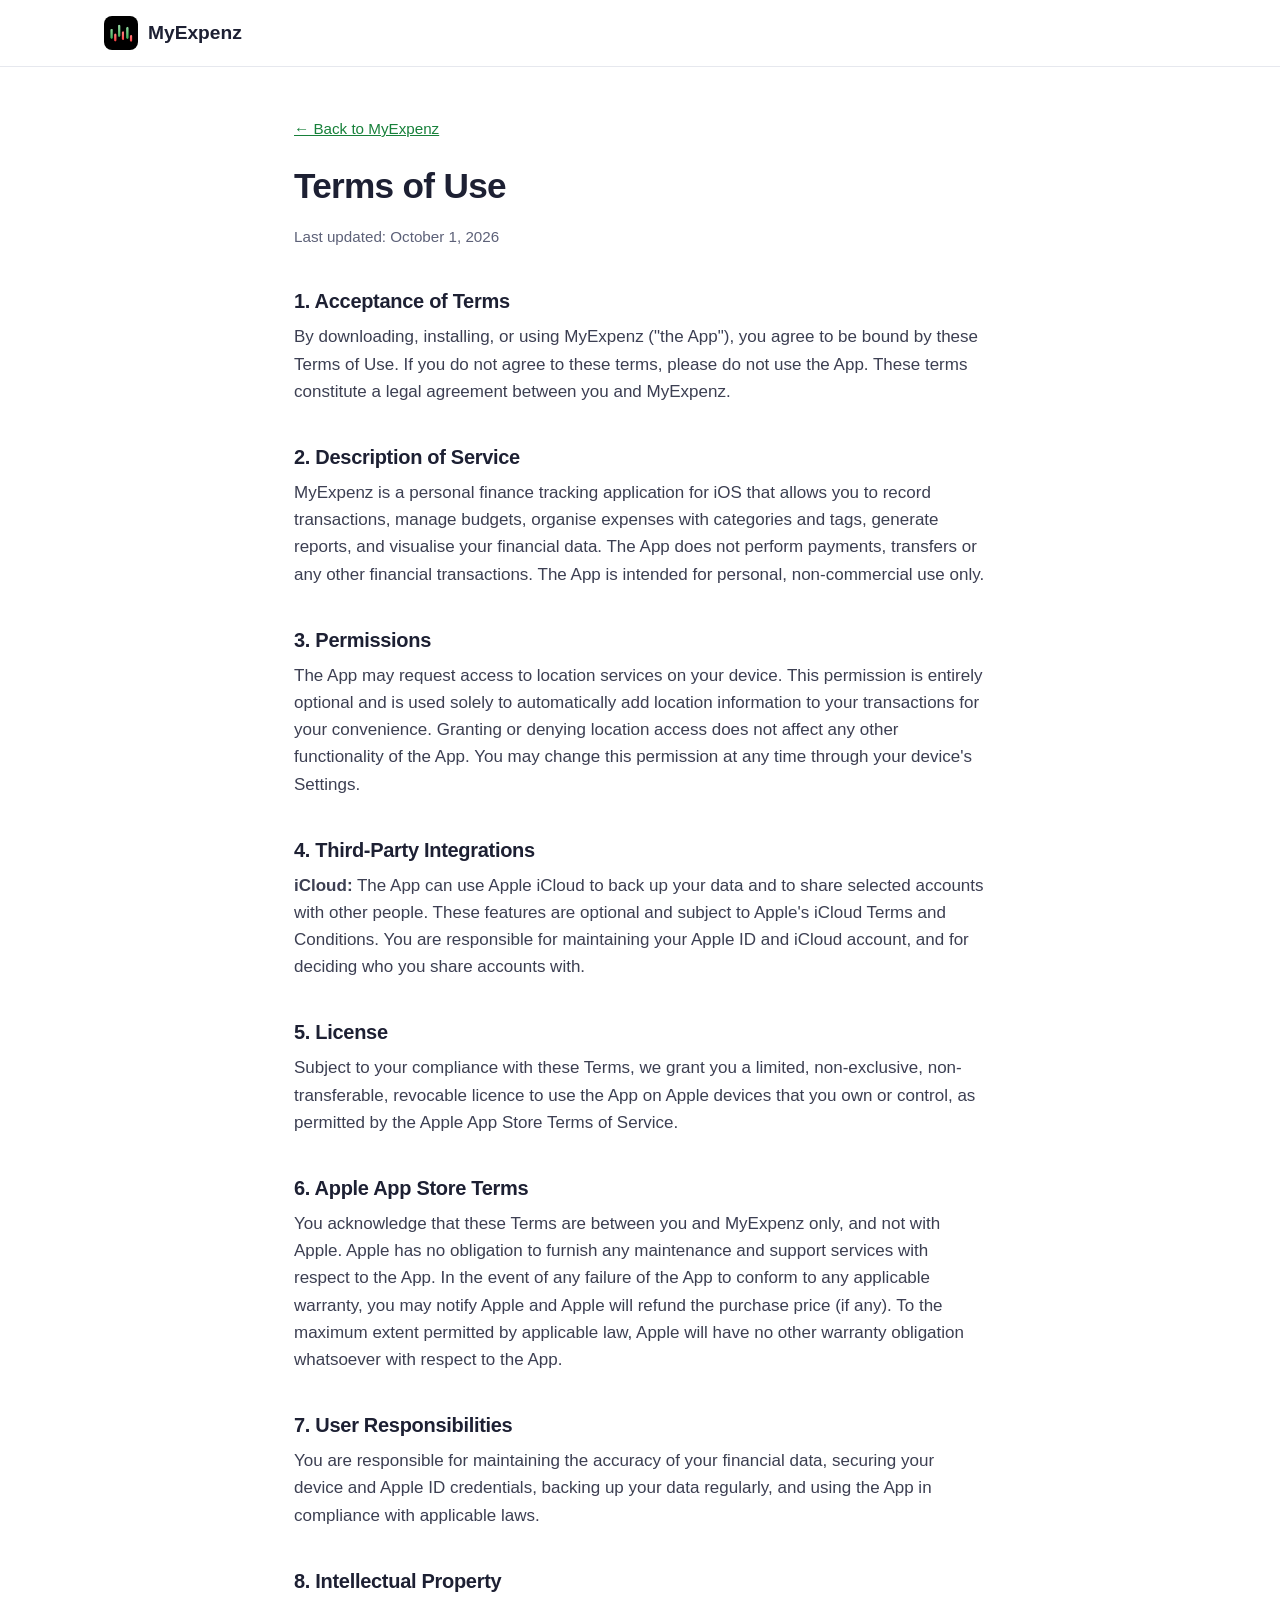
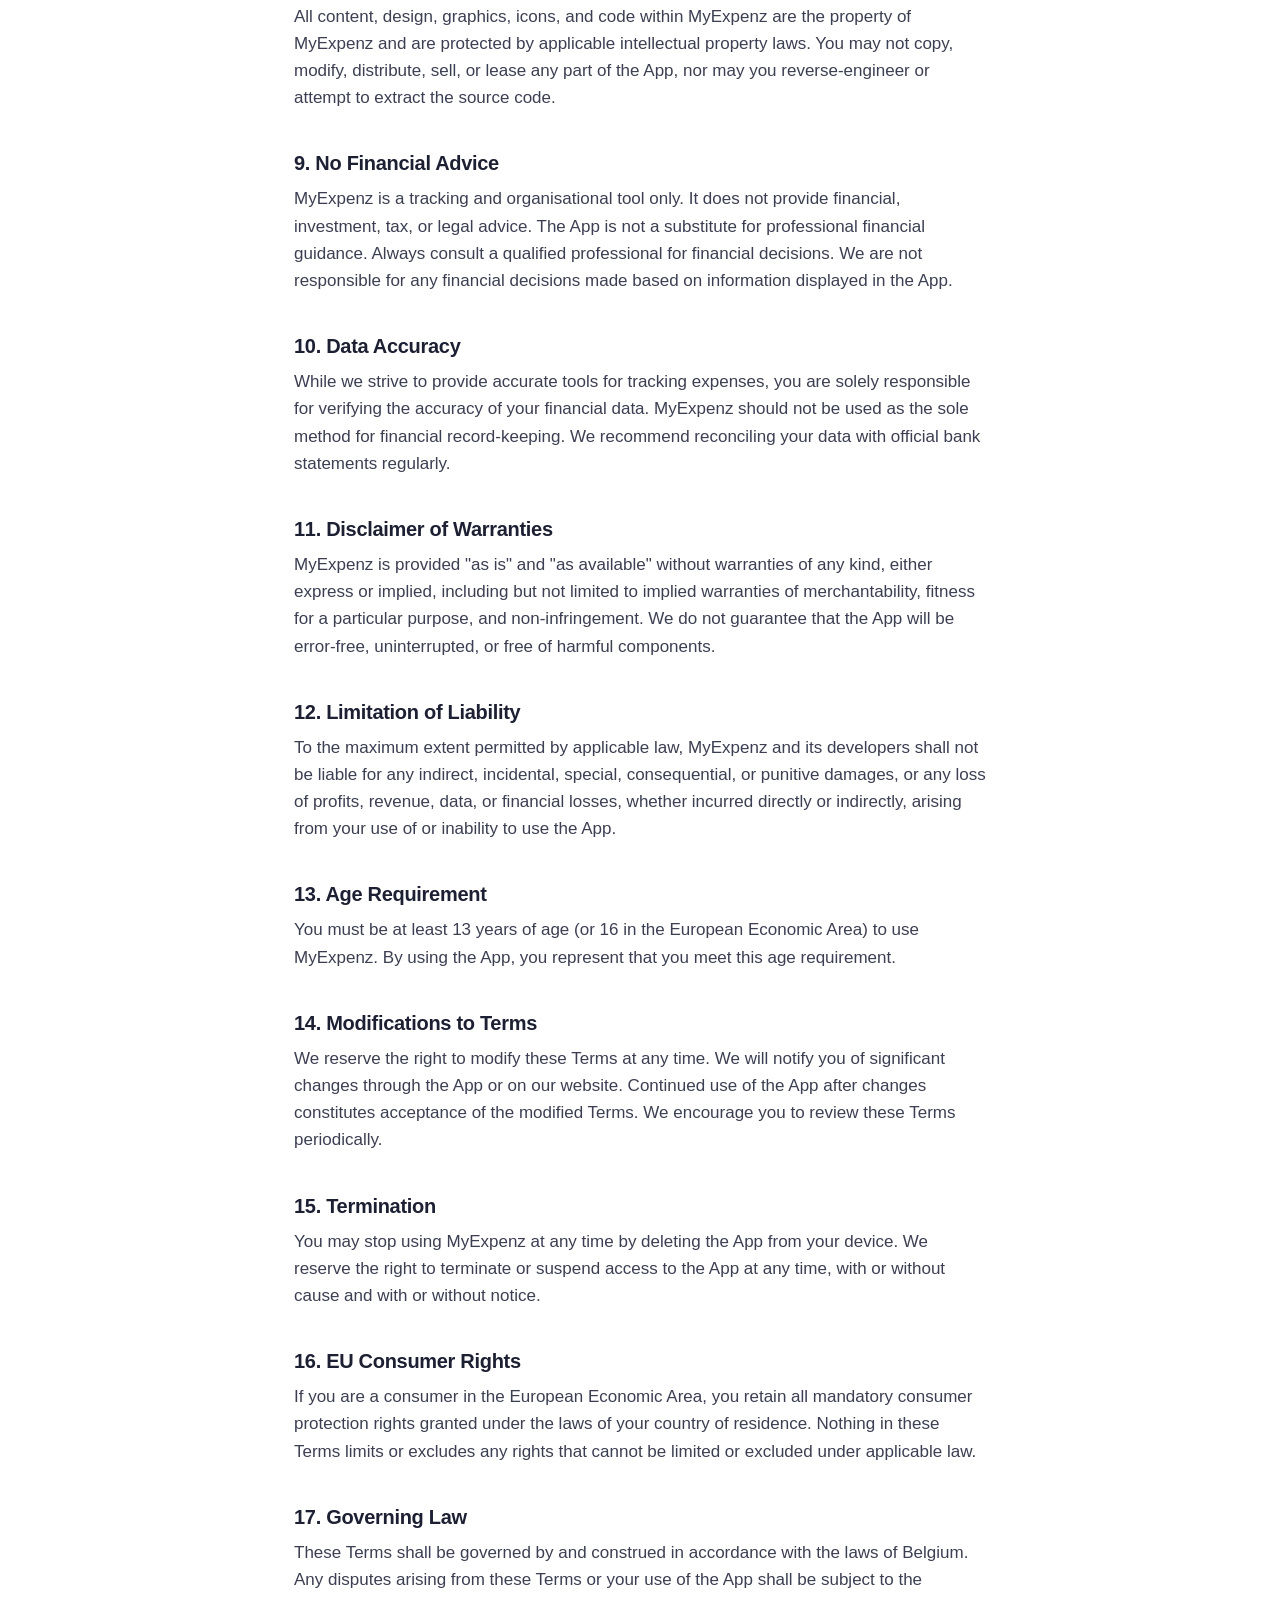
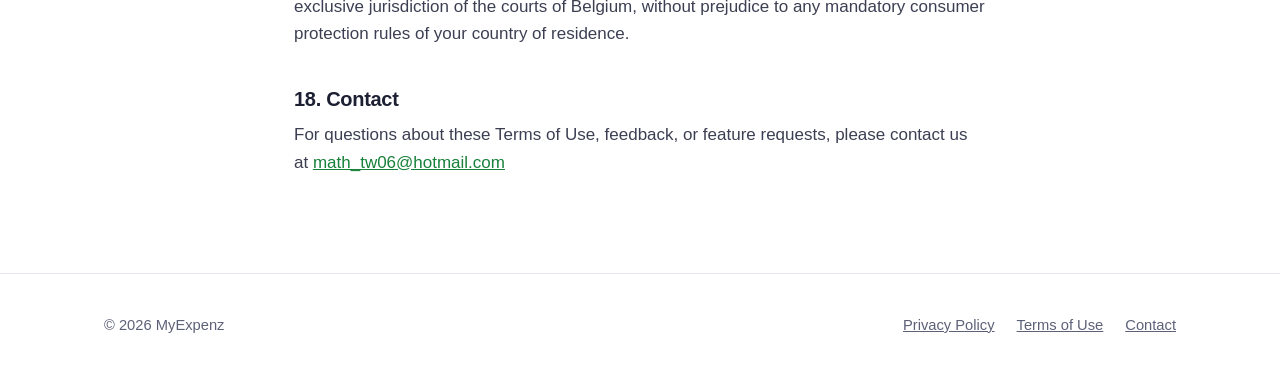
<file: termsofuse/index.html>
<!DOCTYPE html>
<html lang="en">
<head>
<meta charset="UTF-8">
<meta name="viewport" content="width=device-width, initial-scale=1">
<title>Terms of Use – MyExpenz</title>
<link rel="icon" href="../assets/img/icon.png">
<link rel="stylesheet" href="../assets/style.css">
</head>
<body>

<header class="site-header">
  <div class="container">
    <a class="brand" href="../"><img src="../assets/img/icon.png" alt=""> MyExpenz</a>
  </div>
</header>

<main class="legal">
  <a class="back" href="../">&larr; Back to MyExpenz</a>
  <h1>Terms of Use</h1>
  <p class="updated">Last updated: October 1, 2026</p>

  <h2>1. Acceptance of Terms</h2>
  <p>By downloading, installing, or using MyExpenz ("the App"), you agree to be bound by these Terms of Use. If you do not agree to these terms, please do not use the App. These terms constitute a legal agreement between you and MyExpenz.</p>

  <h2>2. Description of Service</h2>
  <p>MyExpenz is a personal finance tracking application for iOS that allows you to record transactions, manage budgets, organise expenses with categories and tags, generate reports, and visualise your financial data. The App does not perform payments, transfers or any other financial transactions. The App is intended for personal, non-commercial use only.</p>

  <h2>3. Permissions</h2>
  <p>The App may request access to location services on your device. This permission is entirely optional and is used solely to automatically add location information to your transactions for your convenience. Granting or denying location access does not affect any other functionality of the App. You may change this permission at any time through your device's Settings.</p>

  <h2>4. Third-Party Integrations</h2>
  <p><strong>iCloud:</strong> The App can use Apple iCloud to back up your data and to share selected accounts with other people. These features are optional and subject to Apple's iCloud Terms and Conditions. You are responsible for maintaining your Apple ID and iCloud account, and for deciding who you share accounts with.</p>

  <h2>5. License</h2>
  <p>Subject to your compliance with these Terms, we grant you a limited, non-exclusive, non-transferable, revocable licence to use the App on Apple devices that you own or control, as permitted by the Apple App Store Terms of Service.</p>

  <h2>6. Apple App Store Terms</h2>
  <p>You acknowledge that these Terms are between you and MyExpenz only, and not with Apple. Apple has no obligation to furnish any maintenance and support services with respect to the App. In the event of any failure of the App to conform to any applicable warranty, you may notify Apple and Apple will refund the purchase price (if any). To the maximum extent permitted by applicable law, Apple will have no other warranty obligation whatsoever with respect to the App.</p>

  <h2>7. User Responsibilities</h2>
  <p>You are responsible for maintaining the accuracy of your financial data, securing your device and Apple ID credentials, backing up your data regularly, and using the App in compliance with applicable laws.</p>

  <h2>8. Intellectual Property</h2>
  <p>All content, design, graphics, icons, and code within MyExpenz are the property of MyExpenz and are protected by applicable intellectual property laws. You may not copy, modify, distribute, sell, or lease any part of the App, nor may you reverse-engineer or attempt to extract the source code.</p>

  <h2>9. No Financial Advice</h2>
  <p>MyExpenz is a tracking and organisational tool only. It does not provide financial, investment, tax, or legal advice. The App is not a substitute for professional financial guidance. Always consult a qualified professional for financial decisions. We are not responsible for any financial decisions made based on information displayed in the App.</p>

  <h2>10. Data Accuracy</h2>
  <p>While we strive to provide accurate tools for tracking expenses, you are solely responsible for verifying the accuracy of your financial data. MyExpenz should not be used as the sole method for financial record-keeping. We recommend reconciling your data with official bank statements regularly.</p>

  <h2>11. Disclaimer of Warranties</h2>
  <p>MyExpenz is provided "as is" and "as available" without warranties of any kind, either express or implied, including but not limited to implied warranties of merchantability, fitness for a particular purpose, and non-infringement. We do not guarantee that the App will be error-free, uninterrupted, or free of harmful components.</p>

  <h2>12. Limitation of Liability</h2>
  <p>To the maximum extent permitted by applicable law, MyExpenz and its developers shall not be liable for any indirect, incidental, special, consequential, or punitive damages, or any loss of profits, revenue, data, or financial losses, whether incurred directly or indirectly, arising from your use of or inability to use the App.</p>

  <h2>13. Age Requirement</h2>
  <p>You must be at least 13 years of age (or 16 in the European Economic Area) to use MyExpenz. By using the App, you represent that you meet this age requirement.</p>

  <h2>14. Modifications to Terms</h2>
  <p>We reserve the right to modify these Terms at any time. We will notify you of significant changes through the App or on our website. Continued use of the App after changes constitutes acceptance of the modified Terms. We encourage you to review these Terms periodically.</p>

  <h2>15. Termination</h2>
  <p>You may stop using MyExpenz at any time by deleting the App from your device. We reserve the right to terminate or suspend access to the App at any time, with or without cause and with or without notice.</p>

  <h2>16. EU Consumer Rights</h2>
  <p>If you are a consumer in the European Economic Area, you retain all mandatory consumer protection rights granted under the laws of your country of residence. Nothing in these Terms limits or excludes any rights that cannot be limited or excluded under applicable law.</p>

  <h2>17. Governing Law</h2>
  <p>These Terms shall be governed by and construed in accordance with the laws of Belgium. Any disputes arising from these Terms or your use of the App shall be subject to the exclusive jurisdiction of the courts of Belgium, without prejudice to any mandatory consumer protection rules of your country of residence.</p>

  <h2>18. Contact</h2>
  <p>For questions about these Terms of Use, feedback, or feature requests, please contact us at <a href="mailto:math_tw06@hotmail.com">math_tw06@hotmail.com</a></p>
</main>

<footer class="site-footer">
  <div class="container">
    <span>&copy; 2026 MyExpenz</span>
    <nav>
      <a href="../privacypolicy/">Privacy Policy</a>
      <a href="../termsofuse/">Terms of Use</a>
      <a href="mailto:math_tw06@hotmail.com">Contact</a>
    </nav>
  </div>
</footer>

</body>
</html>
</file>
<file: assets/style.css>
/* MyExpenz website */

:root {
  --text: #1d2033;
  --muted: #5d6178;
  --line: #e6e8ee;
  --panel: #f3f4f7;
  --green: #22a447;
  --green-dark: #17803a;
  --green-soft: #e8f6ed;
  --max: 1120px;
}

* { box-sizing: border-box; }
html { -webkit-text-size-adjust: 100%; scroll-behavior: smooth; }

body {
  margin: 0;
  font-family: -apple-system, BlinkMacSystemFont, "Segoe UI", Roboto, Helvetica, Arial, sans-serif;
  font-size: 17px;
  line-height: 1.6;
  color: var(--muted);
  background: #fff;
}

img { max-width: 100%; display: block; }
a { color: var(--green-dark); }
h1, h2, h3 { color: var(--text); line-height: 1.2; margin: 0 0 .5em; font-weight: 700; }
h1 { font-size: 3rem; letter-spacing: -0.02em; }
h2 { font-size: 2.3rem; letter-spacing: -0.015em; }
h3 { font-size: 1.85rem; letter-spacing: -0.01em; }
p { margin: 0 0 1em; }

.container { max-width: var(--max); margin: 0 auto; padding: 0 24px; }
.center { text-align: center; }

/* Header */
.site-header {
  position: sticky; top: 0; z-index: 10;
  background: rgba(255,255,255,.9);
  -webkit-backdrop-filter: blur(12px); backdrop-filter: blur(12px);
  border-bottom: 1px solid var(--line);
}
.site-header .container { display: flex; align-items: center; justify-content: space-between; height: 66px; gap: 20px; }
.brand { display: flex; align-items: center; gap: 10px; font-weight: 700; font-size: 1.2rem; color: var(--text); text-decoration: none; }
.brand img { width: 34px; height: 34px; border-radius: 8px; }
.site-nav { display: flex; align-items: center; gap: 28px; }
.site-nav a { color: var(--text); text-decoration: none; font-weight: 500; font-size: .95rem; }
.site-nav a:hover { color: var(--green-dark); }
.btn {
  display: inline-block; background: var(--green); color: #fff !important;
  padding: 9px 20px; border-radius: 999px; font-weight: 600; text-decoration: none;
}
.btn:hover { background: var(--green-dark); }

/* App Store badge */
.appstore {
  display: inline-flex; align-items: center; gap: 10px;
  background: #000; color: #fff; text-decoration: none;
  padding: 9px 20px 9px 15px; border-radius: 11px; line-height: 1.15;
}
.appstore:hover { background: #222; }
.appstore svg { width: 28px; height: 28px; }
.appstore small { display: block; font-size: .7rem; }
.appstore strong { display: block; font-size: 1.2rem; font-weight: 600; }

/* Check list */
.checks { list-style: none; padding: 0; margin: 0 0 28px; }
.checks li { position: relative; padding-left: 30px; margin-bottom: 8px; }
.checks li::before {
  content: ""; position: absolute; left: 0; top: .3em;
  width: 19px; height: 19px; border-radius: 50%;
  background: var(--green-soft) url("data:image/svg+xml,%3Csvg xmlns='http://www.w3.org/2000/svg' viewBox='0 0 24 24' fill='none' stroke='%2317803a' stroke-width='3' stroke-linecap='round' stroke-linejoin='round'%3E%3Cpath d='M5 12.5l4.5 4.5L19 7.5'/%3E%3C/svg%3E") center / 13px no-repeat;
}

/* Phones */
.phone {
  border-radius: 22px;
  box-shadow: 0 10px 30px rgba(20,25,50,.14), 0 0 0 1px rgba(0,0,0,.05);
  background: #fff;
}

/* Hero */
.hero { background: linear-gradient(180deg, var(--green-soft) 0%, #fff 100%); padding: 72px 0 80px; }
.hero .container { display: grid; grid-template-columns: 1fr 1fr; gap: 48px; align-items: center; }
.hero-icon { width: 76px; height: 76px; border-radius: 18px; margin-bottom: 20px; box-shadow: 0 6px 18px rgba(0,0,0,.12); }
.hero .lead { font-size: 1.2rem; max-width: 500px; margin-bottom: 22px; }
.hero .note { font-size: .9rem; margin-top: 14px; }
.hero-phones { display: flex; justify-content: center; align-items: flex-start; gap: 22px; }
.hero-phones img { width: 46%; max-width: 250px; }
.hero-phones img:last-child { margin-top: 60px; }

/* Highlights */
.highlights { padding: 88px 0 24px; }
.highlights > .container > h2 { margin-bottom: 56px; }
.row { display: grid; grid-template-columns: 5fr 7fr; gap: 56px; align-items: center; margin-bottom: 88px; }
.row.flip { grid-template-columns: 7fr 5fr; }
.row.flip .text { order: 2; }
.row .text p { font-size: 1.05rem; }
.panel {
  background: var(--panel); border-radius: 26px; padding: 36px 28px;
  display: flex; justify-content: center; gap: 18px;
}
.panel img { width: 31%; max-width: 210px; }

/* Privacy band */
.privacy { padding: 0 0 88px; }
.privacy-box {
  background: var(--green-soft); border-radius: 26px; padding: 52px;
  display: grid; grid-template-columns: auto 1fr; gap: 36px; align-items: center;
}
.privacy-box svg { width: 72px; height: 72px; color: var(--green-dark); }
.privacy-box p { font-size: 1.05rem; max-width: 720px; margin: 0; }

/* More features */
.more { background: var(--panel); padding: 88px 0; }
.more h2 { margin-bottom: 44px; }
.more-grid { display: grid; grid-template-columns: repeat(3, 1fr); gap: 20px; list-style: none; padding: 0; margin: 0; }
.more-grid li { background: #fff; border-radius: 18px; padding: 26px; }
.more-grid svg { width: 28px; height: 28px; color: var(--green-dark); margin-bottom: 12px; }
.more-grid h3 { font-size: 1.15rem; margin-bottom: .3em; }
.more-grid p { margin: 0; font-size: .95rem; }

/* Store screenshots */
.store { background: #1d1e22; padding: 88px 0; }
.store h2 { color: #fff; margin-bottom: 40px; }
.store-strip { display: flex; gap: 20px; overflow-x: auto; padding-bottom: 8px; }
.store-strip img { flex: 0 0 auto; width: calc((100% - 60px) / 4); min-width: 210px; border-radius: 18px; }

/* CTA */
.cta { padding: 88px 0; }
.cta-box { background: linear-gradient(135deg, #e8f6ed, #f1f7fb); border-radius: 26px; padding: 64px 32px; text-align: center; }
.cta-box img { width: 64px; height: 64px; border-radius: 15px; margin: 0 auto 18px; }
.cta-box p { max-width: 520px; margin: 0 auto 26px; }

/* Footer */
.site-footer { border-top: 1px solid var(--line); padding: 40px 0; font-size: .92rem; }
.site-footer .container { display: flex; flex-wrap: wrap; justify-content: space-between; gap: 18px; }
.site-footer nav { display: flex; flex-wrap: wrap; gap: 22px; }
.site-footer a { color: var(--muted); }
.site-footer a:hover { color: var(--text); }

/* Legal pages */
.legal { max-width: 740px; margin: 0 auto; padding: 48px 24px 80px; }
.legal h1 { font-size: 2.2rem; }
.legal h2 { font-size: 1.25rem; margin-top: 2em; }
.legal p { color: #3c3f52; }
.legal ul { color: #3c3f52; padding-left: 22px; margin: 0 0 1em; }
.legal li { margin-bottom: 8px; }
.legal .updated { color: var(--muted); font-size: .95rem; }
.back { display: inline-block; margin-bottom: 24px; font-size: .95rem; }

/* Responsive */
@media (max-width: 900px) {
  h1 { font-size: 2.4rem; }
  h2 { font-size: 1.9rem; }
  h3 { font-size: 1.5rem; }
  .site-nav a:not(.btn) { display: none; }
  .hero { padding: 44px 0 56px; }
  .hero .container, .row, .row.flip { grid-template-columns: 1fr; gap: 32px; }
  .row { margin-bottom: 64px; }
  .row.flip .text { order: 0; }
  .more-grid { grid-template-columns: 1fr 1fr; }
  .privacy-box { grid-template-columns: 1fr; padding: 36px 28px; gap: 18px; }
}
@media (max-width: 560px) {
  body { font-size: 16px; }
  .container { padding: 0 16px; }
  .panel { padding: 24px 14px; gap: 10px; }
  .more-grid { grid-template-columns: 1fr; }
  .highlights, .more, .store { padding-top: 60px; padding-bottom: 60px; }
}
</file>
